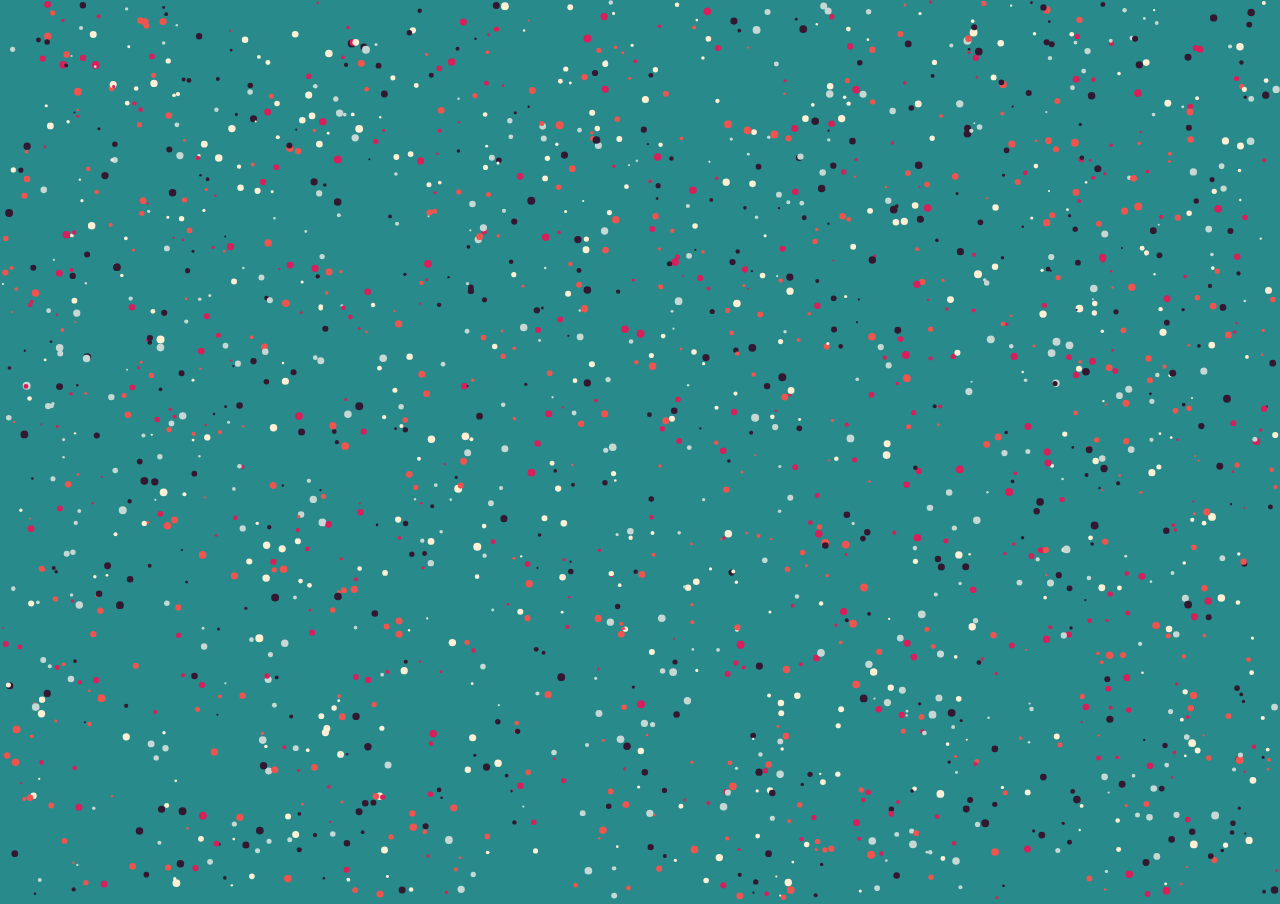
<file: blobs.html>
<!DOCTYPE html>
<html lang="en">
  <head>
    <meta charset="UTF-8" />
    <meta name="viewport" content="width=device-width, initial-scale=1" />
    <title>Canvas Shenanigans</title>
    <link rel="stylesheet" href="styles.css" />
  </head>

  <body>
    <!-- <h1>Canvas Shenanigans</h1> -->
    <canvas></canvas>

    <script src="lib/blobs.js"></script>
  </body>
</html>
</file>
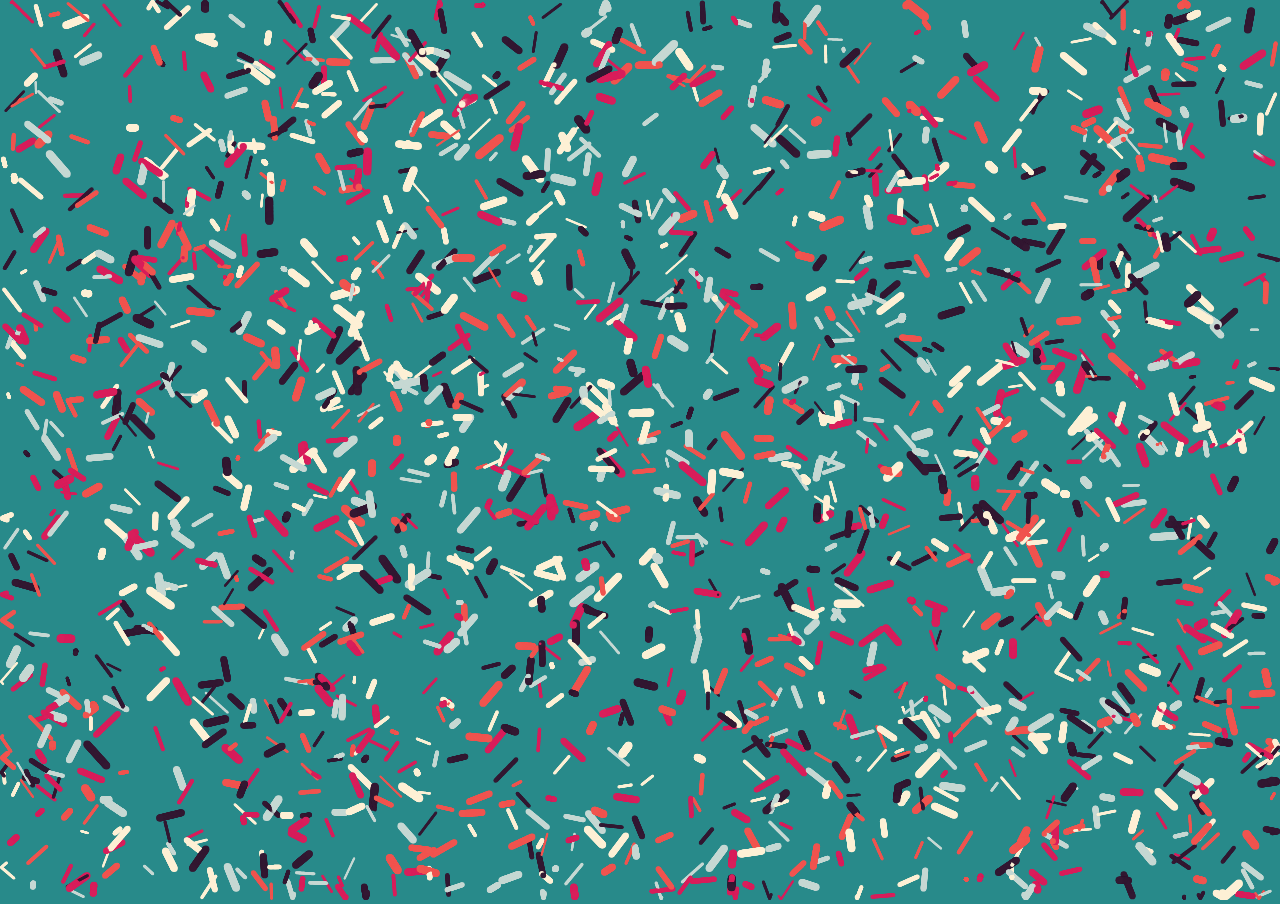
<file: diagonal-rectangles.html>
<!DOCTYPE html>
<html lang="en">
  <head>
    <meta charset="UTF-8" />
    <meta name="viewport" content="width=device-width, initial-scale=1" />
    <title>Canvas Shenanigans</title>
    <link rel="stylesheet" href="styles.css" />
  </head>

  <body>
    <!-- <h1>Canvas Shenanigans</h1> -->
    <canvas></canvas>

    <script src="lib/diagonal-rectangles.js"></script>
  </body>
</html>
</file>
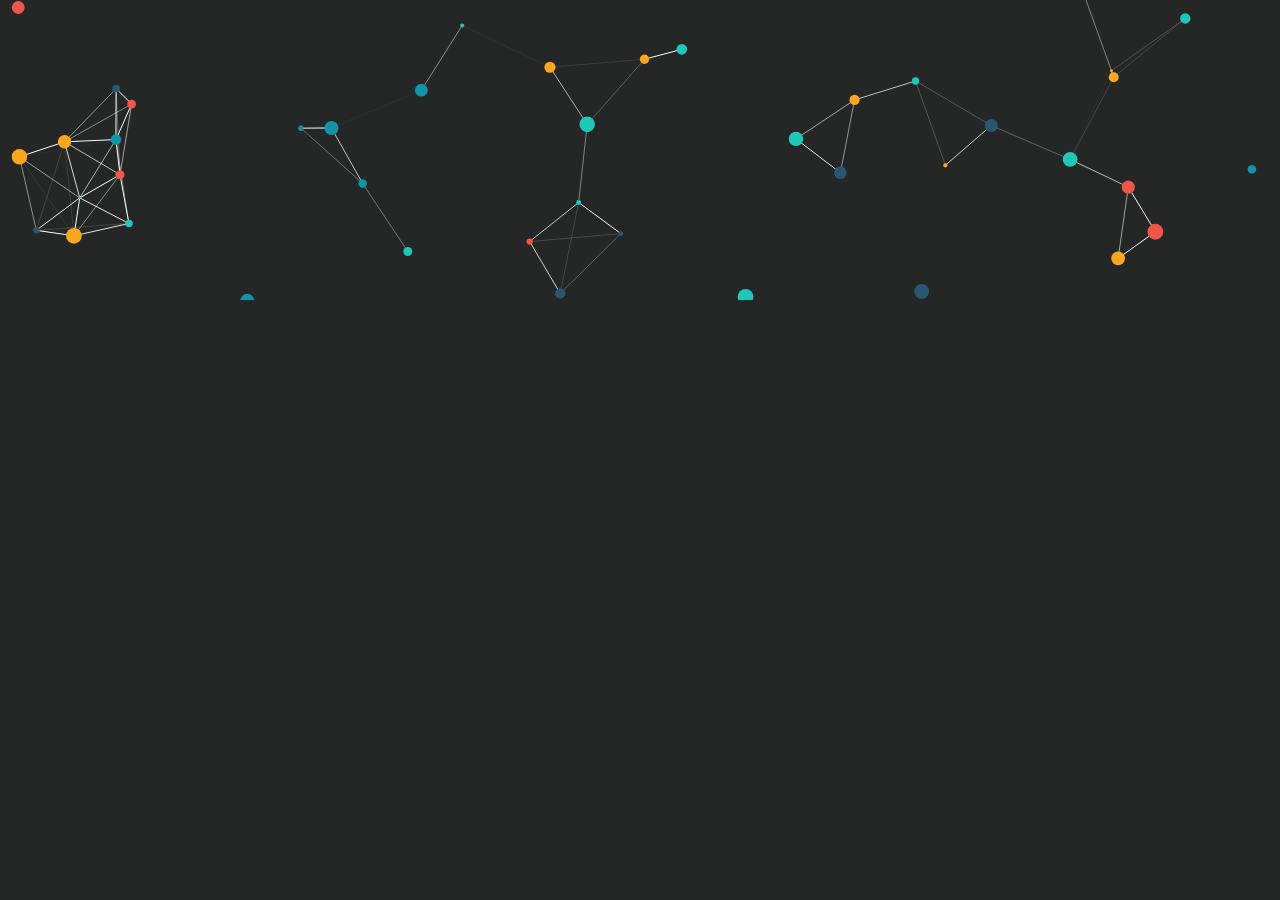
<file: dots-and-lines-2.html>
<!DOCTYPE html>
<html lang="en">
  <head>
    <meta charset="UTF-8" />
    <meta name="viewport" content="width=device-width, initial-scale=1" />
    <title>Canvas Shenanigans</title>
    <!-- <link rel="stylesheet" href="styles.css" /> -->
    <!-- <link rel="stylesheet" href="styles.css" /> -->
    <!-- <link rel="stylesheet" href="\styles\dots-and-lines.css" /> -->
    <!-- <link rel="stylesheet" href="dur.css" /> -->
    <link rel="stylesheet" href="styles/dots-and-lines-2.css" />
  </head>

  <body>
    <!-- <h1>Canvas Shenanigans</h1> -->
    <canvas></canvas>

    <script src="lib/dots-and-lines-2.js"></script>
  </body>
</html>
</file>
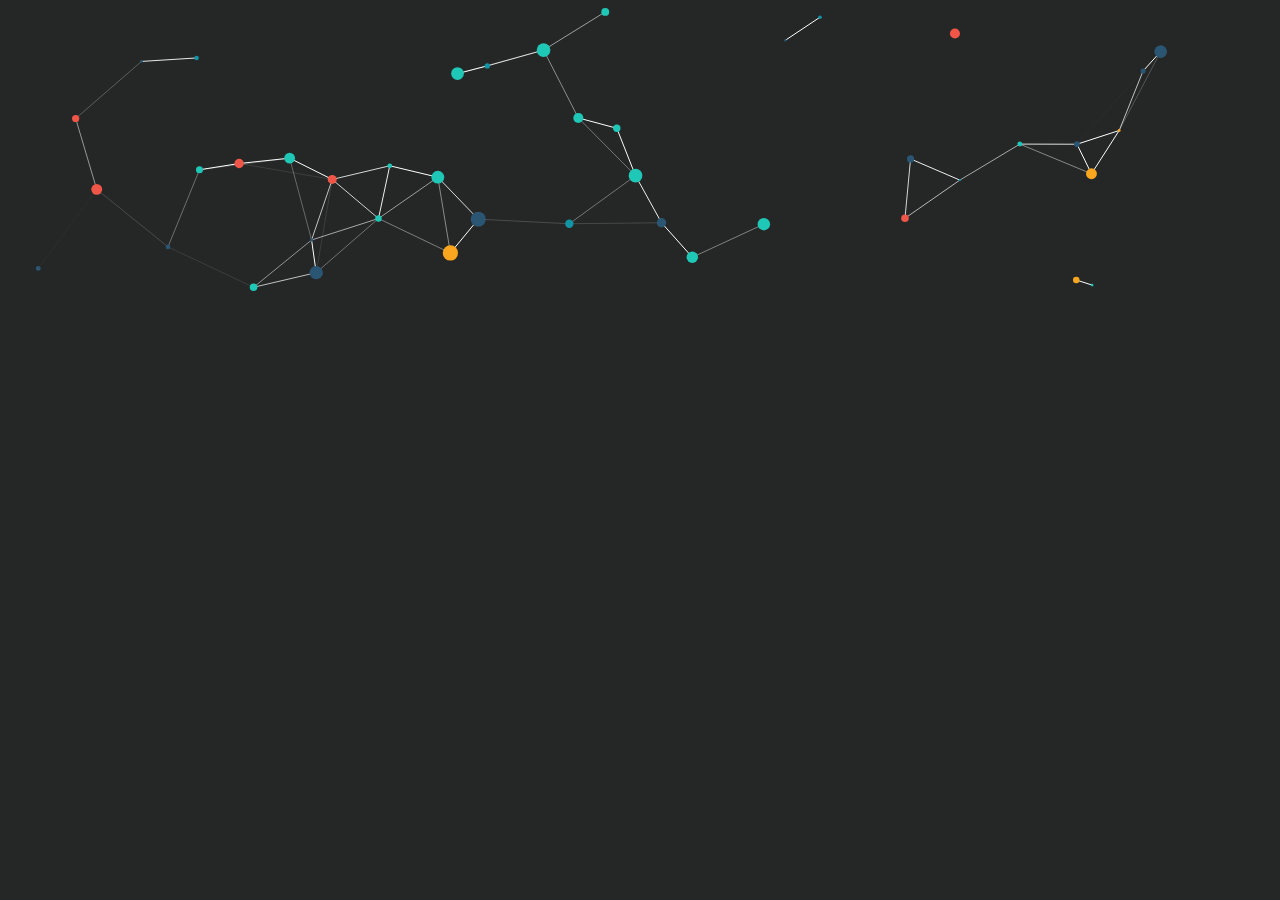
<file: dots-and-lines.html>
<!DOCTYPE html>
<html lang="en">
  <head>
    <meta charset="UTF-8" />
    <meta name="viewport" content="width=device-width, initial-scale=1" />
    <title>Canvas Shenanigans</title>
    <!-- <link rel="stylesheet" href="styles.css" /> -->
    <!-- <link rel="stylesheet" href="styles.css" /> -->
    <!-- <link rel="stylesheet" href="\styles\dots-and-lines.css" /> -->
    <!-- <link rel="stylesheet" href="dur.css" /> -->
    <link rel="stylesheet" href="styles/dots-and-lines.css" />
  </head>

  <body>
    <!-- <h1>Canvas Shenanigans</h1> -->
    <canvas></canvas>

    <script src="lib/dots-and-lines.js"></script>
  </body>
</html>
</file>
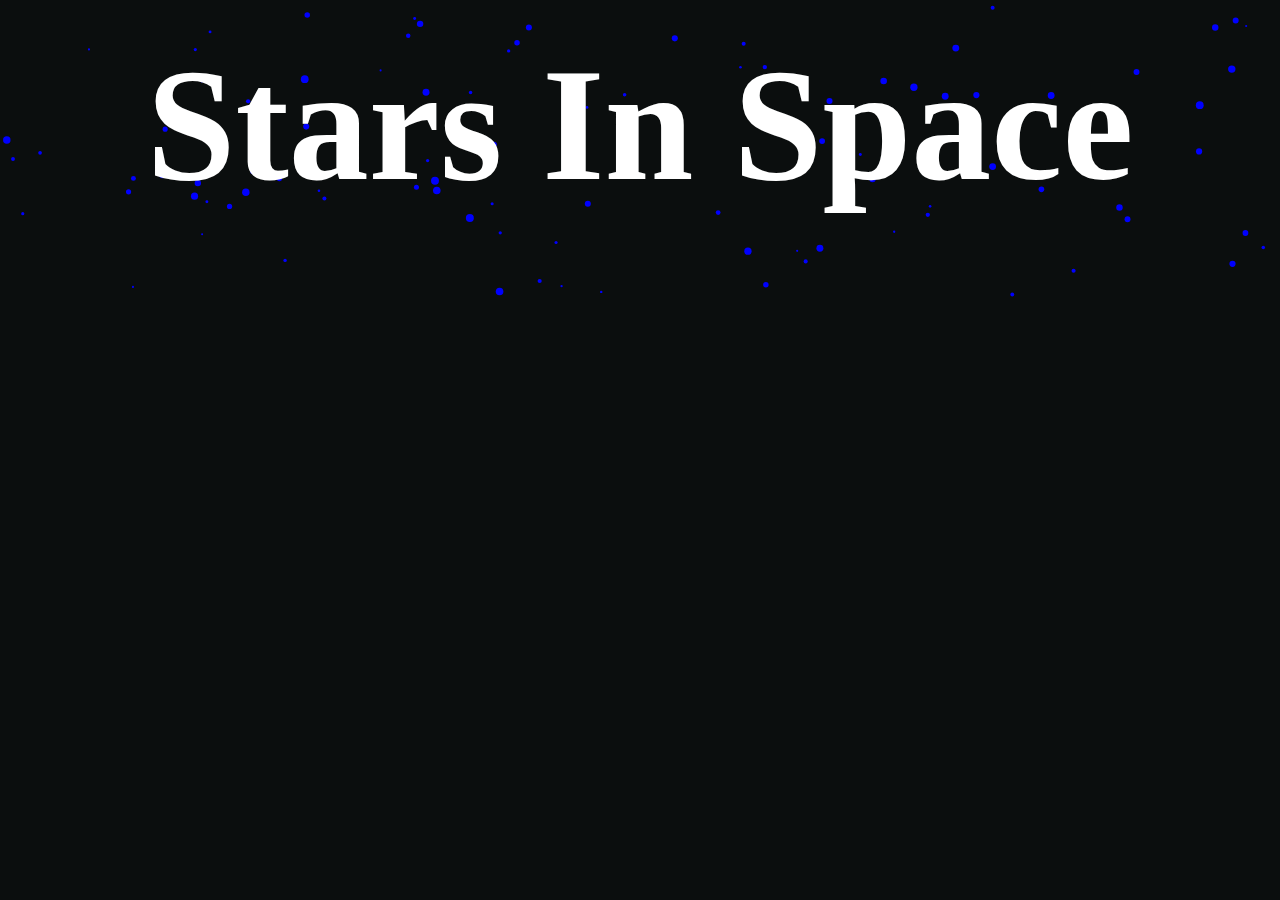
<file: stars-in-space.html>
<!DOCTYPE html>
<html>
  <head>
    <meta charset="UTF-8" />
    <meta name="viewport" content="width=device-width, initial-scale=1" />
    <title>Canvas Shenanigans</title>
    <!-- <link rel="stylesheet" href="styles.css" /> -->
    <!-- <link rel="stylesheet" href="styles.css" /> -->
    <!-- <link rel="stylesheet" href="\styles\dots-and-lines.css" /> -->
    <!-- <link rel="stylesheet" href="dur.css" /> -->
    <link rel="stylesheet" href="styles/stars-in-space.css" />
  </head>

  <body>
    <!-- <h1>Canvas Shenanigans</h1> -->
    <canvas></canvas>
    <header>
      <h1>Stars In Space</h1>
    </header>

    <script src="lib/stars-in-space.js"></script>
  </body>
</html>
</file>
<file: styles.css>
/* * {
  padding: 0;
  margin: 0;
  box-sizing: border-box;
} */

body {
  background: hsl(180, 55%, 35%);
  margin: 0;
  /* overflow: hidden; */
}
</file>
<file: styles/dots-and-lines-2.css>
body {
  background-color: hsla(180, 2%, 15%, 1);
  margin: 0;
  overflow: hidden;
}
</file>
<file: styles/dots-and-lines.css>
body {
  background-color: hsla(180, 2%, 15%, 1);
  margin: 0;
  overflow: hidden;
}
</file>
<file: styles/stars-in-space.css>
/* body { */
/* background-color: 'hsla(180, 10%, 10%, 1)'; */
/* margin: 0; */
/* overflow: hidden; */
/* } */

canvas {
  /* border: 1px solid black; */
  /* background: linear-gradient(
    90deg,
    rgba(2, 0, 36, 1) 0%,
    rgba(9, 9, 121, 1) 35%,
    rgba(0, 212, 255, 1) 100%
  ); */
  /* background-color: gradien; */
  position: absolute;
  z-index: -1;
}

body {
  background-color: hsla(180, 10%, 5%, 1);
  /* background: hsl(2380, 55%, 35%); */
  margin: 0;
  overflow: hidden;
}

h1 {
  color: white;
  font-size: 10rem;
  /* font-size: xxx-large; */
}

header {
  width: 100%;
  display: flex;
  justify-content: center;
  height: 250px;
  align-items: center;
}
</file>
